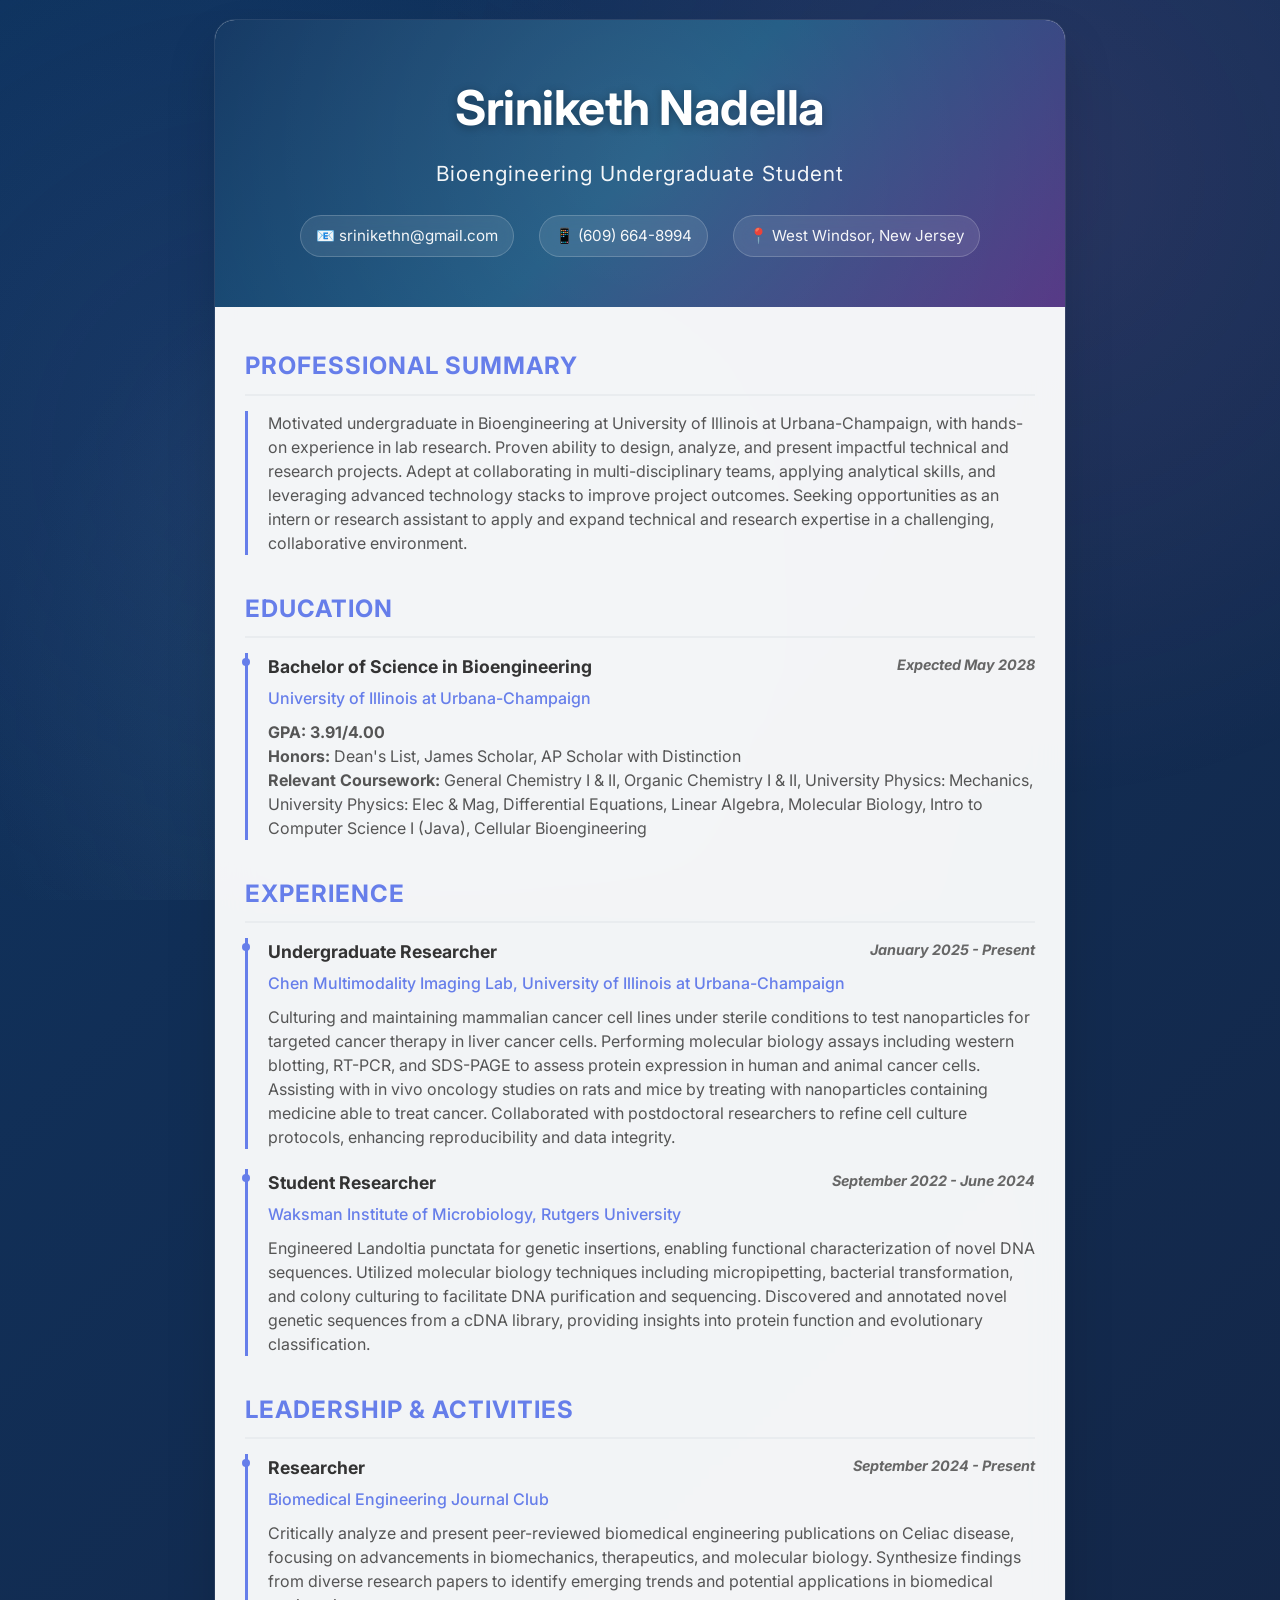
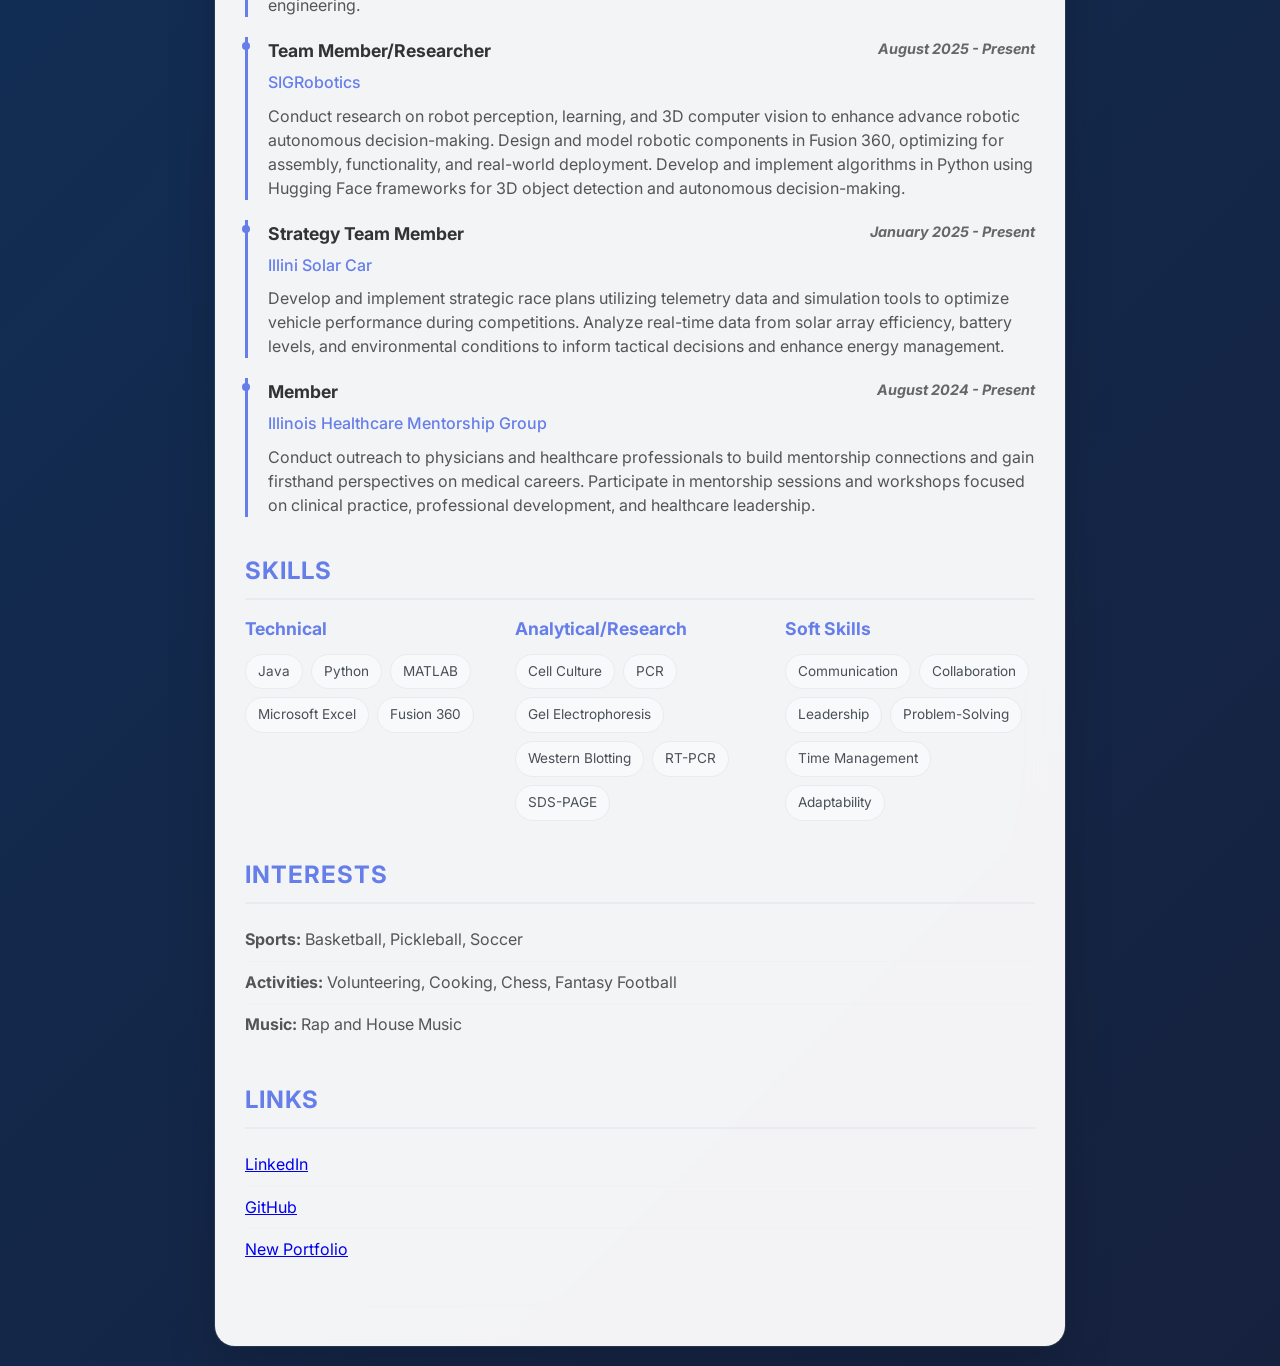
<file: index.html>
<!DOCTYPE html>
<html lang="en">
<head>
    <meta charset="UTF-8">
    <meta name="viewport" content="width=device-width, initial-scale=1.0">
    <title>Sriniketh Nadella - Resume</title>
    <style>
        @import url('https://fonts.googleapis.com/css2?family=Inter:wght@300;400;500;600;700&display=swap');
        
        * {
            margin: 0;
            padding: 0;
            box-sizing: border-box;
        }

        body {
            font-family: 'Inter', sans-serif;
            line-height: 1.6;
            color: #1a1a2e;
            background: linear-gradient(135deg, #0f3460 0%, #16213e 25%, #0f3460 50%, #533483 75%, #16537e 100%);
            background-size: 400% 400%;
            animation: gradientShift 15s ease infinite;
            min-height: 100vh;
            padding: 20px;
            position: relative;
        }

        body::before {
            content: '';
            position: fixed;
            top: 0;
            left: 0;
            width: 100%;
            height: 100%;
            background: 
                radial-gradient(circle at 20% 50%, rgba(120, 119, 198, 0.1) 0%, transparent 50%),
                radial-gradient(circle at 80% 20%, rgba(255, 119, 198, 0.1) 0%, transparent 50%),
                radial-gradient(circle at 40% 80%, rgba(120, 219, 226, 0.1) 0%, transparent 50%);
            pointer-events: none;
            z-index: -1;
        }

        @keyframes gradientShift {
            0% { background-position: 0% 50%; }
            50% { background-position: 100% 50%; }
            100% { background-position: 0% 50%; }
        }

        .resume-container {
            max-width: 850px;
            margin: 0 auto;
            background: rgba(255, 255, 255, 0.95);
            backdrop-filter: blur(20px);
            box-shadow: 
                0 25px 50px rgba(0,0,0,0.15),
                0 0 0 1px rgba(255,255,255,0.1);
            border-radius: 20px;
            overflow: hidden;
            position: relative;
            animation: slideUp 0.8s ease-out;
        }

        @keyframes slideUp {
            from {
                opacity: 0;
                transform: translateY(30px);
            }
            to {
                opacity: 1;
                transform: translateY(0);
            }
        }

        .header {
            background: linear-gradient(135deg, #0f3460 0%, #16537e 50%, #533483 100%);
            color: white;
            padding: 50px 40px;
            text-align: center;
            position: relative;
            overflow: hidden;
        }

        .header::before {
            content: '';
            position: absolute;
            top: -50%;
            left: -50%;
            width: 200%;
            height: 200%;
            background: 
                radial-gradient(circle, rgba(255,255,255,0.1) 0%, transparent 70%);
            animation: rotate 20s linear infinite;
        }

        @keyframes rotate {
            from { transform: rotate(0deg); }
            to { transform: rotate(360deg); }
        }

        .header h1 {
            font-size: 3em;
            margin-bottom: 10px;
            font-weight: 700;
            letter-spacing: -0.5px;
            position: relative;
            z-index: 2;
            text-shadow: 0 2px 10px rgba(0,0,0,0.3);
        }

        .header .subtitle {
            font-size: 1.3em;
            opacity: 0.95;
            margin-bottom: 25px;
            font-weight: 400;
            position: relative;
            z-index: 2;
            letter-spacing: 1px;
        }

        .contact-info {
            display: flex;
            justify-content: center;
            gap: 25px;
            flex-wrap: wrap;
            position: relative;
            z-index: 2;
        }

        .contact-info span {
            font-size: 0.95em;
            opacity: 0.95;
            background: rgba(255,255,255,0.1);
            padding: 8px 15px;
            border-radius: 25px;
            backdrop-filter: blur(10px);
            border: 1px solid rgba(255,255,255,0.2);
            transition: all 0.3s ease;
        }

        .contact-info span:hover {
            transform: translateY(-2px);
            background: rgba(255,255,255,0.2);
            box-shadow: 0 5px 15px rgba(0,0,0,0.2);
        }

        .main-content {
            padding: 40px 30px;
        }

        .section {
            margin-bottom: 35px;
        }

        .section h2 {
            color: #667eea;
            font-size: 1.5em;
            margin-bottom: 15px;
            padding-bottom: 8px;
            border-bottom: 2px solid #e9ecef;
            text-transform: uppercase;
            letter-spacing: 1px;
        }

        .education-item, .experience-item, .project-item {
            margin-bottom: 20px;
            padding-left: 20px;
            border-left: 3px solid #667eea;
            position: relative;
        }

        .education-item::before, .experience-item::before, .project-item::before {
            content: '';
            position: absolute;
            left: -6px;
            top: 5px;
            width: 8px;
            height: 8px;
            background: #667eea;
            border-radius: 50%;
        }

        .item-header {
            display: flex;
            justify-content: space-between;
            align-items: flex-start;
            margin-bottom: 5px;
            flex-wrap: wrap;
        }

        .item-title {
            font-weight: bold;
            color: #333;
            font-size: 1.1em;
        }

        .item-date {
            color: #666;
            font-style: italic;
            font-size: 0.9em;
        }

        .item-subtitle {
            color: #667eea;
            font-weight: 500;
            margin-bottom: 8px;
        }

        .item-description {
            color: #555;
            line-height: 1.5;
        }

        .skills-grid {
            display: grid;
            grid-template-columns: repeat(auto-fit, minmax(200px, 1fr));
            gap: 20px;
        }

        .skill-category h3 {
            color: #667eea;
            margin-bottom: 10px;
            font-size: 1.1em;
        }

        .skill-list {
            display: flex;
            flex-wrap: wrap;
            gap: 8px;
        }

        .skill-tag {
            background: #f8f9fa;
            color: #495057;
            padding: 6px 12px;
            border-radius: 20px;
            font-size: 0.85em;
            border: 1px solid #e9ecef;
        }

        .activities ul {
            list-style: none;
            padding-left: 0;
        }

        .activities li {
            padding: 8px 0;
            border-bottom: 1px solid #f1f1f1;
            color: #555;
        }

        .activities li:last-child {
            border-bottom: none;
        }

        @media (max-width: 768px) {
            .resume-container {
                margin: 10px;
            }
            
            .header {
                padding: 30px 20px;
            }
            
            .header h1 {
                font-size: 2em;
            }
            
            .main-content {
                padding: 30px 20px;
            }
            
            .contact-info {
                flex-direction: column;
                gap: 10px;
            }
            
            .item-header {
                flex-direction: column;
                align-items: flex-start;
            }
        }
    </style>
</head>
<body>
    <div class="resume-container">
        <header class="header">
            <h1>Sriniketh Nadella</h1>
            <div class="subtitle">Bioengineering Undergraduate Student</div>
            <div class="contact-info">
                <span>📧 srinikethn@gmail.com</span>
                <span>📱 (609) 664-8994</span>
                <span>📍 West Windsor, New Jersey</span>
            </div>
        </header>

        <main class="main-content">
            <section class="section">
                <h2>Professional Summary</h2>
                <div class="item-description" style="padding-left: 20px; border-left: 3px solid #667eea; margin-bottom: 20px;">
                    Motivated undergraduate in Bioengineering at University of Illinois at Urbana-Champaign, with hands-on experience in lab research. Proven ability to design, analyze, and present impactful technical and research projects. Adept at collaborating in multi-disciplinary teams, applying analytical skills, and leveraging advanced technology stacks to improve project outcomes. Seeking opportunities as an intern or research assistant to apply and expand technical and research expertise in a challenging, collaborative environment.
                </div>
            </section>

            <section class="section">
                <h2>Education</h2>
                <div class="education-item">
                    <div class="item-header">
                        <div class="item-title">Bachelor of Science in Bioengineering</div>
                        <div class="item-date"><b>Expected May 2028</b></div>
                    </div>
                    <div class="item-subtitle">University of Illinois at Urbana-Champaign</div>
                    <div class="item-description">
                        <b>GPA: 3.91/4.00</b><br>
                        <b>Honors:</b> Dean's List, James Scholar, AP Scholar with Distinction<br>
                        <b>Relevant Coursework:</b> General Chemistry I & II, Organic Chemistry I & II, University Physics: Mechanics, University Physics: Elec & Mag, Differential Equations, Linear Algebra, Molecular Biology, Intro to Computer Science I (Java), Cellular Bioengineering
                    </div>
                </div>
            </section>

            <section class="section">
                <h2>Experience</h2>
                <div class="experience-item">
                    <div class="item-header">
                        <div class="item-title">Undergraduate Researcher</div>
                        <div class="item-date"><b>January 2025 - Present</b></div>
                    </div>
                    <div class="item-subtitle">Chen Multimodality Imaging Lab, University of Illinois at Urbana-Champaign</div>
                    <div class="item-description">
                        Culturing and maintaining mammalian cancer cell lines under sterile conditions to test nanoparticles for targeted cancer therapy in liver cancer cells. Performing molecular biology assays including western blotting, RT-PCR, and SDS-PAGE to assess protein expression in human and animal cancer cells. Assisting with in vivo oncology studies on rats and mice by treating with nanoparticles containing medicine able to treat cancer. Collaborated with postdoctoral researchers to refine cell culture protocols, enhancing reproducibility and data integrity.
                    </div>
                </div>
                
                <div class="experience-item">
                    <div class="item-header">
                        <div class="item-title">Student Researcher</div>
                        <div class="item-date"><b>September 2022 - June 2024</b></div>
                    </div>
                    <div class="item-subtitle">Waksman Institute of Microbiology, Rutgers University</div>
                    <div class="item-description">
                        Engineered Landoltia punctata for genetic insertions, enabling functional characterization of novel DNA sequences. Utilized molecular biology techniques including micropipetting, bacterial transformation, and colony culturing to facilitate DNA purification and sequencing. Discovered and annotated novel genetic sequences from a cDNA library, providing insights into protein function and evolutionary classification.
                    </div>
                </div>
            </section>

            <section class="section">
                <h2>Leadership & Activities</h2>
                <div class="project-item">
                    <div class="item-header">
                        <div class="item-title">Researcher</div>
                        <div class="item-date"><b>September 2024 - Present</b></div>
                    </div>
                    <div class="item-subtitle">Biomedical Engineering Journal Club</div>
                    <div class="item-description">
                        Critically analyze and present peer-reviewed biomedical engineering publications on Celiac disease, focusing on advancements in biomechanics, therapeutics, and molecular biology. Synthesize findings from diverse research papers to identify emerging trends and potential applications in biomedical engineering.
                    </div>
                </div>

                <div class="project-item">
                    <div class="item-header">
                        <div class="item-title">Team Member/Researcher</div>
                        <div class="item-date"><b>August 2025 - Present</b></div>
                    </div>
                    <div class="item-subtitle">SIGRobotics</div>
                    <div class="item-description">
                        Conduct research on robot perception, learning, and 3D computer vision to enhance advance robotic autonomous decision-making. Design and model robotic components in Fusion 360, optimizing for assembly, functionality, and real-world deployment. Develop and implement algorithms in Python using Hugging Face frameworks for 3D object detection and autonomous decision-making.
                    </div>
                </div>

                <div class="project-item">
                    <div class="item-header">
                        <div class="item-title">Strategy Team Member</div>
                        <div class="item-date"><b>January 2025 - Present</b></div>
                    </div>
                    <div class="item-subtitle">Illini Solar Car</div>
                    <div class="item-description">
                        Develop and implement strategic race plans utilizing telemetry data and simulation tools to optimize vehicle performance during competitions. Analyze real-time data from solar array efficiency, battery levels, and environmental conditions to inform tactical decisions and enhance energy management.
                    </div>
                </div>

                <div class="project-item">
                    <div class="item-header">
                        <div class="item-title">Member</div>
                        <div class="item-date"><b>August 2024 - Present</b></div>
                    </div>
                    <div class="item-subtitle">Illinois Healthcare Mentorship Group</div>
                    <div class="item-description">
                        Conduct outreach to physicians and healthcare professionals to build mentorship connections and gain firsthand perspectives on medical careers. Participate in mentorship sessions and workshops focused on clinical practice, professional development, and healthcare leadership.
                    </div>
                </div>
            </section>

            <section class="section">
                <h2>Skills</h2>
                <div class="skills-grid">
                    <div class="skill-category">
                        <h3>Technical</h3>
                        <div class="skill-list">
                            <span class="skill-tag">Java</span>
                            <span class="skill-tag">Python</span>
                            <span class="skill-tag">MATLAB</span>
                            <span class="skill-tag">Microsoft Excel</span>
                            <span class="skill-tag">Fusion 360</span>
                        </div>
                    </div>
                    <div class="skill-category">
                        <h3>Analytical/Research</h3>
                        <div class="skill-list">
                            <span class="skill-tag">Cell Culture</span>
                            <span class="skill-tag">PCR</span>
                            <span class="skill-tag">Gel Electrophoresis</span>
                            <span class="skill-tag">Western Blotting</span>
                            <span class="skill-tag">RT-PCR</span>
                            <span class="skill-tag">SDS-PAGE</span>
                        </div>
                    </div>
                    <div class="skill-category">
                        <h3>Soft Skills</h3>
                        <div class="skill-list">
                            <span class="skill-tag">Communication</span>
                            <span class="skill-tag">Collaboration</span>
                            <span class="skill-tag">Leadership</span>
                            <span class="skill-tag">Problem-Solving</span>
                            <span class="skill-tag">Time Management</span>
                            <span class="skill-tag">Adaptability</span>
                        </div>
                    </div>
                </div>
            </section>

            <section class="section activities">
                <h2>Interests</h2>
                <ul>
                    <li><strong>Sports:</strong> Basketball, Pickleball, Soccer</li>
                    <li><strong>Activities:</strong> Volunteering, Cooking, Chess, Fantasy Football</li>
                    <li><strong>Music:</strong> Rap and House Music</li>
                </ul>
            </section><section class="section activities">
                <h2>Links</h2>
                <ul>
                    <li><a href="https://www.linkedin.com/in/sriniketh-nadella/" target="_blank">LinkedIn</a></li>
                    <li><a href="https://github.com/srinikethn" target="_blank">GitHub</a></li>
                    <li><a href="./index1.html" target="_blank">New Portfolio</a></li>
                </ul>
            </section>
        </main>
    </div>
</body>
</html>
</file>
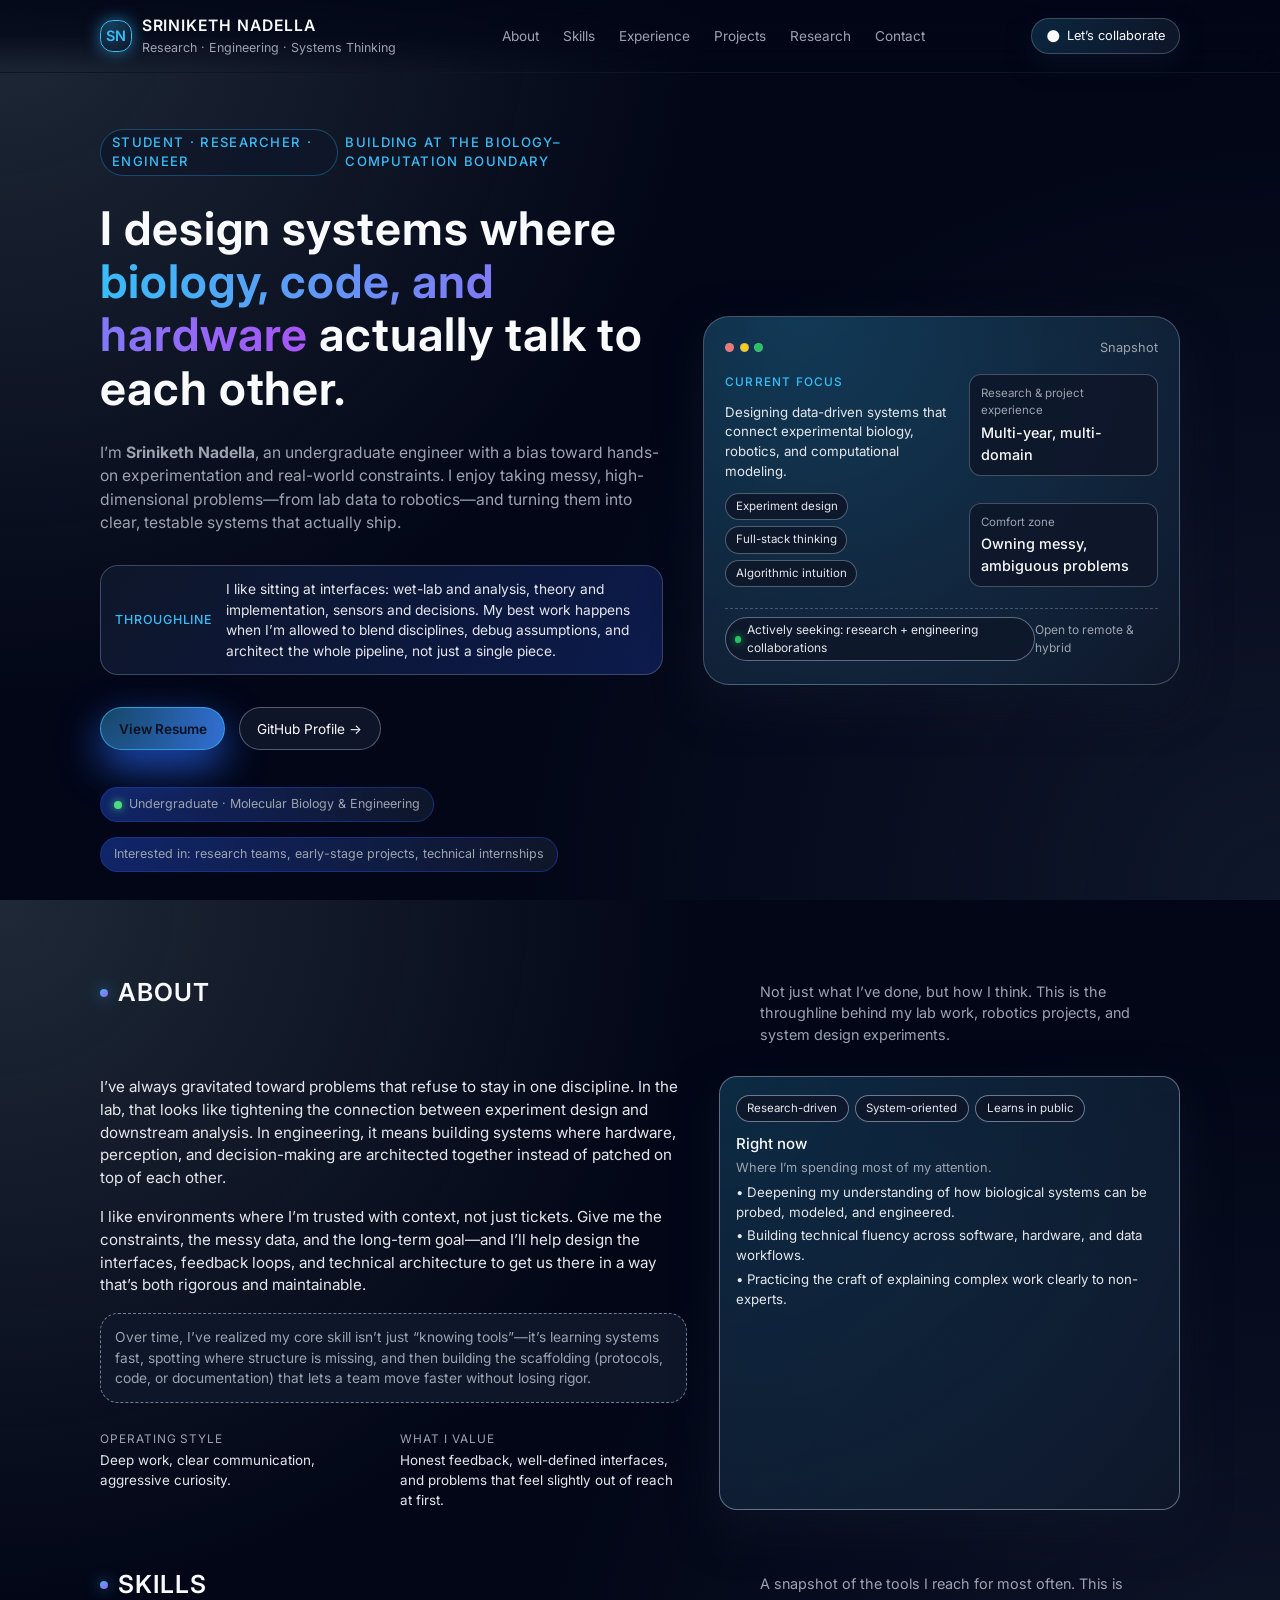
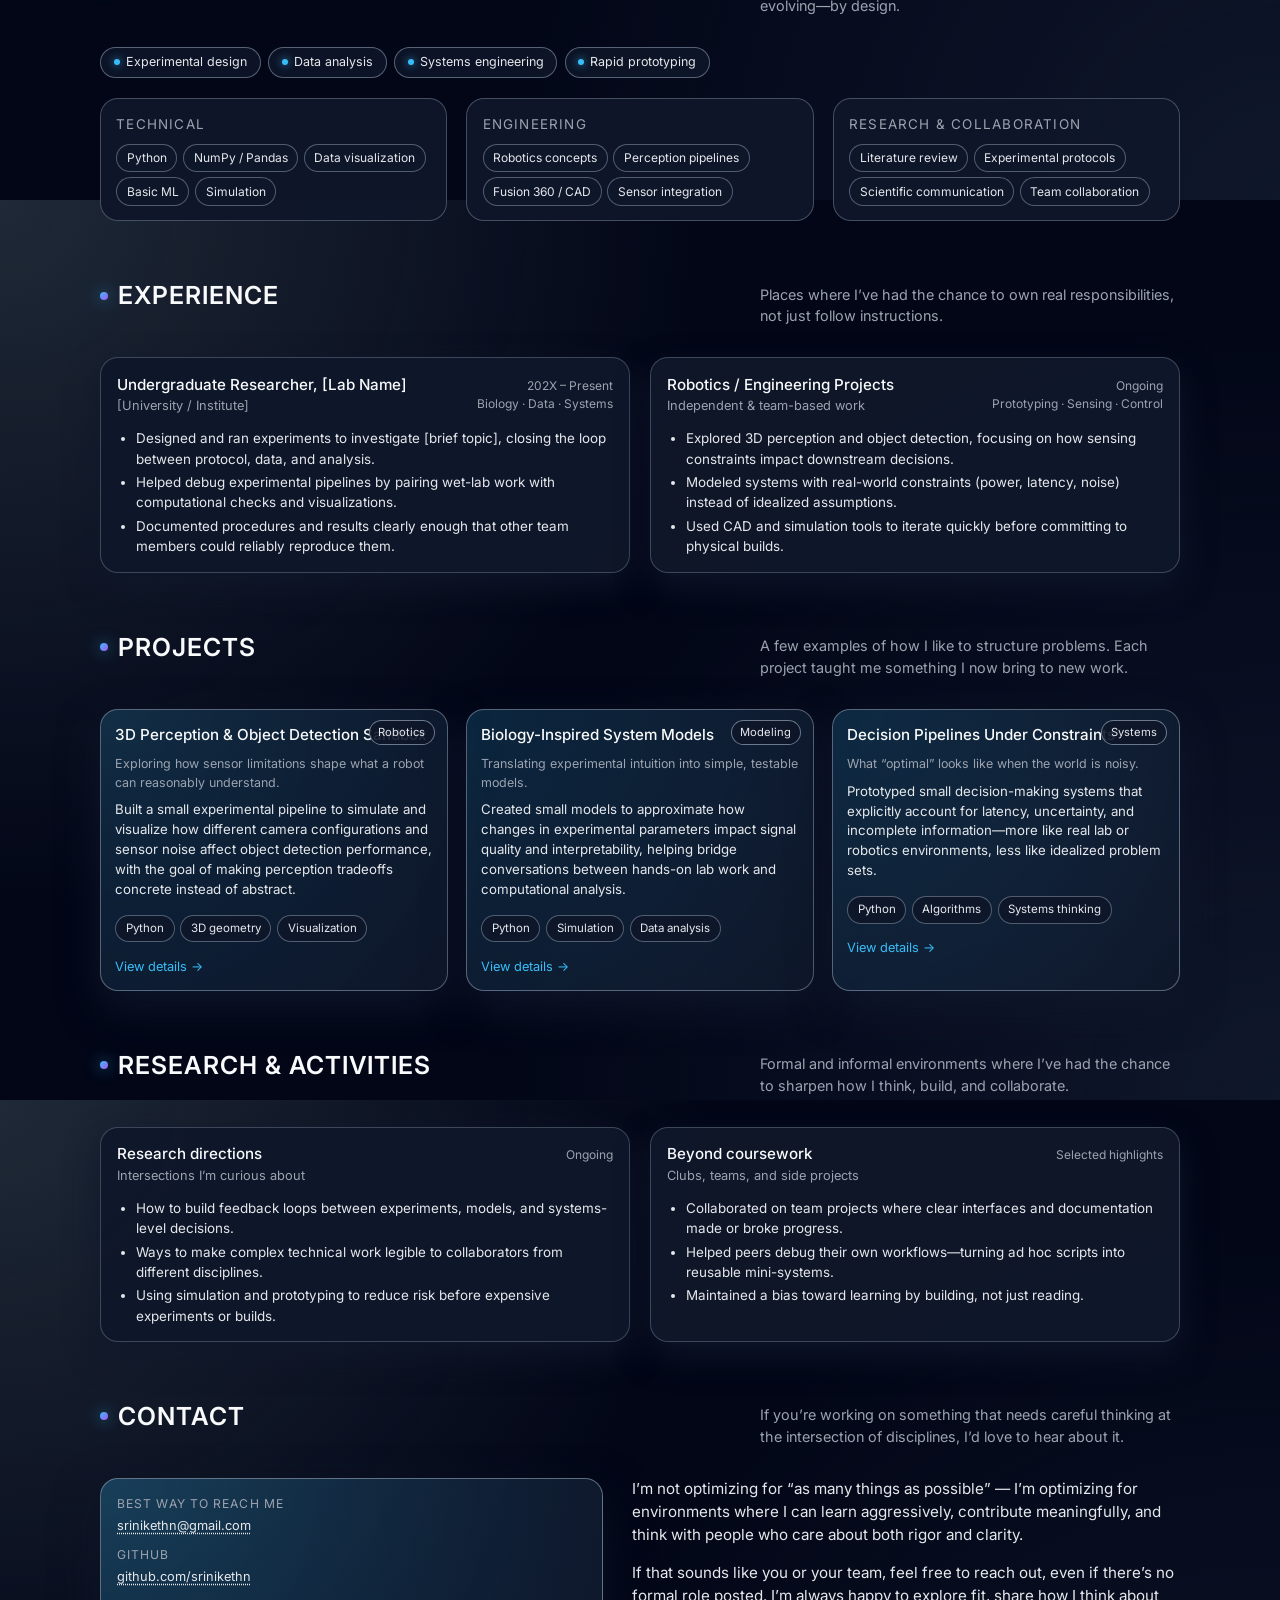
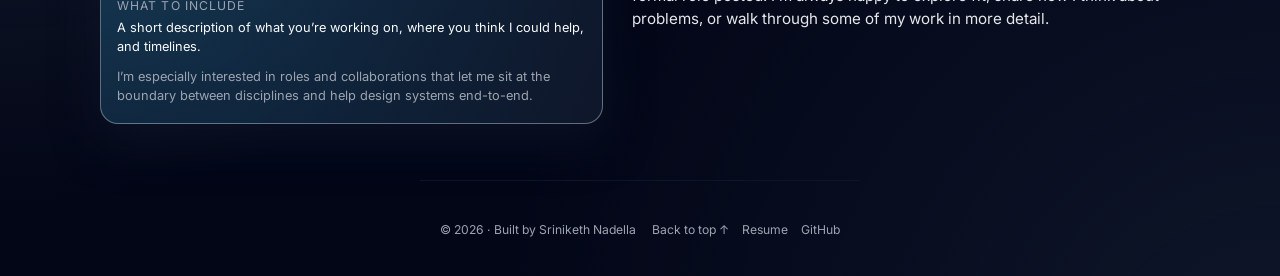
<file: index1.html>
<!DOCTYPE html>
<html lang="en">
<head>
  <meta charset="UTF-8" />
  <title>Sriniketh Nadella | Portfolio</title>
  <meta name="viewport" content="width=device-width, initial-scale=1" />
  <meta name="description" content="Portfolio of Sriniketh Nadella – research, engineering, and projects at the intersection of biology and computation." />

  <!-- Google Fonts -->
  <link href="https://fonts.googleapis.com/css2?family=Inter:wght@300;400;500;600;700&display=swap" rel="stylesheet" />

  <!-- Simple modern CSS reset + base styles -->
  <style>
    :root {
      --bg: #050816;
      --bg-elevated: #0b1020;
      --accent: #38bdf8;
      --accent-soft: rgba(56, 189, 248, 0.1);
      --accent-strong: rgba(56, 189, 248, 0.25);
      --text-main: #f9fafb;
      --text-muted: #9ca3af;
      --border-subtle: rgba(148, 163, 184, 0.35);
      --chip-bg: rgba(15, 23, 42, 0.85);
      --shadow-soft: 0 18px 45px rgba(15, 23, 42, 0.65);
      --radius-lg: 18px;
      --radius-md: 12px;
      --radius-pill: 999px;
      --transition-fast: 150ms ease-out;
      --transition-med: 220ms ease-out;
      --nav-blur: blur(18px);
      --max-width: 1120px;
    }

    * {
      box-sizing: border-box;
      margin: 0;
      padding: 0;
    }

    html, body {
      height: 100%;
      scroll-behavior: smooth;
    }

    body {
      font-family: "Inter", system-ui, -apple-system, BlinkMacSystemFont, sans-serif;
      background:
        radial-gradient(circle at top left, #1f2937 0, transparent 45%),
        radial-gradient(circle at bottom right, #0f172a 0, transparent 50%),
        #020617;
      color: var(--text-main);
      line-height: 1.5;
      -webkit-font-smoothing: antialiased;
    }

    a {
      color: inherit;
      text-decoration: none;
    }

    img {
      max-width: 100%;
      display: block;
    }

    /* Layout */

    .page {
      display: flex;
      flex-direction: column;
      min-height: 100vh;
    }

    .nav {
      position: sticky;
      top: 0;
      z-index: 50;
      backdrop-filter: var(--nav-blur);
      background: linear-gradient(to bottom, rgba(2, 6, 23, 0.9), rgba(2, 6, 23, 0.75), transparent);
      border-bottom: 1px solid rgba(15, 23, 42, 0.9);
    }

    .nav-inner {
      max-width: var(--max-width);
      margin: 0 auto;
      padding: 0.9rem 1.25rem;
      display: flex;
      align-items: center;
      justify-content: space-between;
      gap: 1.5rem;
    }

    .nav-brand {
      display: flex;
      align-items: center;
      gap: 0.6rem;
    }

    .brand-mark {
      width: 32px;
      height: 32px;
      border-radius: 40%;
      border: 1px solid var(--accent);
      box-shadow: 0 0 16px rgba(56, 189, 248, 0.55);
      display: flex;
      align-items: center;
      justify-content: center;
      font-size: 0.9rem;
      font-weight: 600;
      color: var(--accent);
      background: radial-gradient(circle at 30% 0%, rgba(56, 189, 248, 0.3), rgba(15, 23, 42, 0.95));
    }

    .brand-text {
      display: flex;
      flex-direction: column;
      gap: 0.05rem;
    }

    .brand-name {
      font-size: 0.98rem;
      font-weight: 600;
      letter-spacing: 0.06em;
      text-transform: uppercase;
    }

    .brand-tagline {
      font-size: 0.78rem;
      color: var(--text-muted);
    }

    .nav-links {
      display: flex;
      align-items: center;
      gap: 1.1rem;
      font-size: 0.85rem;
    }

    .nav-link {
      padding: 0.28rem 0.2rem;
      color: var(--text-muted);
      position: relative;
      transition: color var(--transition-fast);
    }

    .nav-link::after {
      content: "";
      position: absolute;
      left: 0;
      right: 0;
      bottom: -0.2rem;
      height: 2px;
      border-radius: 999px;
      background: linear-gradient(to right, var(--accent), #a855f7);
      opacity: 0;
      transform: scaleX(0.7);
      transition: opacity var(--transition-fast), transform var(--transition-fast);
    }

    .nav-link:hover {
      color: var(--text-main);
    }

    .nav-link:hover::after {
      opacity: 1;
      transform: scaleX(1);
    }

    .nav-cta {
      display: inline-flex;
      align-items: center;
      gap: 0.35rem;
      padding: 0.3rem 0.9rem;
      border-radius: var(--radius-pill);
      border: 1px solid rgba(148, 163, 184, 0.35);
      font-size: 0.8rem;
      color: var(--text-main);
      background: radial-gradient(circle at top left, rgba(56, 189, 248, 0.18), rgba(15, 23, 42, 0.95));
      box-shadow: 0 10px 25px rgba(15, 23, 42, 0.6);
      transition: transform var(--transition-fast), box-shadow var(--transition-fast), border-color var(--transition-fast), background var(--transition-fast);
    }

    .nav-cta span {
      font-size: 1rem;
    }

    .nav-cta:hover {
      transform: translateY(-1px);
      box-shadow: 0 14px 32px rgba(15, 23, 42, 0.8);
      border-color: var(--accent);
      background: radial-gradient(circle at top left, rgba(56, 189, 248, 0.26), rgba(15, 23, 42, 0.98));
    }

    .main {
      flex: 1;
    }

    .section {
      max-width: var(--max-width);
      margin: 0 auto;
      padding: 3.5rem 1.25rem 0;
    }

    .section-header {
      display: flex;
      align-items: baseline;
      justify-content: space-between;
      margin-bottom: 1.9rem;
      gap: 1.5rem;
    }

    .section-title {
      font-size: 1.55rem;
      font-weight: 600;
      letter-spacing: 0.04em;
      text-transform: uppercase;
      display: inline-flex;
      align-items: center;
      gap: 0.6rem;
    }

    .section-title-dot {
      width: 8px;
      height: 8px;
      border-radius: 999px;
      background: linear-gradient(to bottom right, var(--accent), #a855f7);
      box-shadow: 0 0 15px rgba(56, 189, 248, 0.7);
    }

    .section-subtitle {
      font-size: 0.9rem;
      color: var(--text-muted);
      max-width: 420px;
    }

    /* Hero */

    .hero {
      padding-top: 3.5rem;
      padding-bottom: 2.9rem;
      display: grid;
      grid-template-columns: minmax(0, 1.3fr) minmax(0, 1.1fr);
      gap: 2.5rem;
      align-items: center;
    }

    .hero-left {
      display: flex;
      flex-direction: column;
      gap: 1.6rem;
    }

    .hero-kicker {
      font-size: 0.82rem;
      text-transform: uppercase;
      letter-spacing: 0.1em;
      color: var(--accent);
      font-weight: 500;
      display: inline-flex;
      align-items: center;
      gap: 0.45rem;
    }

    .hero-kicker-pill {
      padding: 0.18rem 0.7rem;
      border-radius: var(--radius-pill);
      border: 1px solid rgba(56, 189, 248, 0.3);
      background: rgba(15, 23, 42, 0.85);
    }

    .hero-title {
      font-size: clamp(2.1rem, 3vw + 1.3rem, 2.9rem);
      font-weight: 650;
      letter-spacing: 0.02em;
      line-height: 1.15;
    }

    .hero-title span {
      background: linear-gradient(to right, #38bdf8, #a855f7);
      -webkit-background-clip: text;
      background-clip: text;
      color: transparent;
    }

    .hero-text {
      font-size: 0.98rem;
      color: var(--text-muted);
      max-width: 560px;
    }

    .hero-highlight {
      padding: 0.8rem 0.9rem;
      margin-top: 0.3rem;
      border-radius: var(--radius-lg);
      border: 1px solid rgba(148, 163, 184, 0.35);
      background: linear-gradient(135deg, rgba(15, 23, 42, 0.95), rgba(30, 64, 175, 0.35));
      font-size: 0.86rem;
      color: #e5e7eb;
      display: flex;
      gap: 0.85rem;
      align-items: center;
    }

    .hero-highlight-label {
      font-weight: 500;
      color: var(--accent);
      font-size: 0.78rem;
      letter-spacing: 0.06em;
      text-transform: uppercase;
      white-space: nowrap;
    }

    .hero-actions {
      display: flex;
      flex-wrap: wrap;
      gap: 0.85rem;
      margin-top: 0.4rem;
    }

    .btn-primary,
    .btn-ghost {
      display: inline-flex;
      align-items: center;
      justify-content: center;
      gap: 0.4rem;
      padding: 0.65rem 1.1rem;
      font-size: 0.85rem;
      border-radius: var(--radius-pill);
      border: 1px solid transparent;
      cursor: pointer;
      transition: transform var(--transition-fast), box-shadow var(--transition-fast), background var(--transition-med), border-color var(--transition-fast), color var(--transition-fast);
      text-decoration: none;
    }

    .btn-primary {
      background: radial-gradient(circle at 0 0, rgba(56, 189, 248, 0.35), rgba(59, 130, 246, 0.85));
      border-color: rgba(56, 189, 248, 0.7);
      color: #0b1120;
      font-weight: 600;
      box-shadow: 0 16px 40px rgba(37, 99, 235, 0.8);
    }

    .btn-primary:hover {
      transform: translateY(-1px);
      box-shadow: 0 18px 46px rgba(37, 99, 235, 0.9);
      background: radial-gradient(circle at 0 0, rgba(56, 189, 248, 0.48), rgba(37, 99, 235, 0.98));
    }

    .btn-ghost {
      background: rgba(15, 23, 42, 0.95);
      border-color: rgba(148, 163, 184, 0.5);
      color: var(--text-main);
    }

    .btn-ghost:hover {
      border-color: var(--accent);
      background: rgba(15, 23, 42, 0.98);
      transform: translateY(-1px);
      box-shadow: 0 10px 26px rgba(15, 23, 42, 0.9);
    }

    .hero-meta {
      display: flex;
      flex-wrap: wrap;
      gap: 0.9rem;
      margin-top: 0.7rem;
      font-size: 0.78rem;
      color: var(--text-muted);
    }

    .hero-meta-item {
      display: inline-flex;
      align-items: center;
      gap: 0.45rem;
      padding: 0.45rem 0.8rem;
      border-radius: var(--radius-pill);
      border: 1px solid rgba(30, 64, 175, 0.55);
      background: radial-gradient(circle at top left, rgba(30, 64, 175, 0.55), rgba(15, 23, 42, 0.96));
    }

    .hero-meta-dot {
      width: 8px;
      height: 8px;
      border-radius: 999px;
      background: #4ade80;
      box-shadow: 0 0 8px rgba(74, 222, 128, 0.9);
    }

    .hero-right {
      position: relative;
      min-height: 260px;
    }

    .hero-panel {
      position: relative;
      height: 100%;
      border-radius: 26px;
      border: 1px solid rgba(148, 163, 184, 0.4);
      background: radial-gradient(circle at 20% 0%, rgba(56, 189, 248, 0.28), rgba(15, 23, 42, 0.98));
      box-shadow: var(--shadow-soft);
      padding: 1.3rem 1.3rem 1.4rem;
      display: flex;
      flex-direction: column;
      gap: 1.1rem;
      overflow: hidden;
    }

    .hero-panel-header {
      display: flex;
      justify-content: space-between;
      align-items: center;
      font-size: 0.8rem;
      color: var(--text-muted);
    }

    .panel-dots {
      display: flex;
      gap: 0.35rem;
    }

    .panel-dot {
      width: 9px;
      height: 9px;
      border-radius: 999px;
      background: rgba(15, 23, 42, 0.8);
      border: 1px solid rgba(148, 163, 184, 0.45);
    }

    .panel-dot:nth-child(1) { background: #f97373; }
    .panel-dot:nth-child(2) { background: #facc15; }
    .panel-dot:nth-child(3) { background: #22c55e; }

    .hero-panel-main {
      display: grid;
      grid-template-columns: minmax(0, 1.2fr) minmax(0, 1fr);
      gap: 1rem;
      align-items: stretch;
    }

    .hero-panel-left {
      font-size: 0.83rem;
      color: #e5e7eb;
      display: flex;
      flex-direction: column;
      gap: 0.65rem;
    }

    .hero-panel-label {
      font-size: 0.74rem;
      letter-spacing: 0.1em;
      text-transform: uppercase;
      color: var(--accent);
      font-weight: 500;
    }

    .hero-panel-pill-row {
      display: flex;
      flex-wrap: wrap;
      gap: 0.4rem;
    }

    .pill {
      padding: 0.25rem 0.6rem;
      border-radius: var(--radius-pill);
      border: 1px solid rgba(148, 163, 184, 0.5);
      background: rgba(15, 23, 42, 0.9);
      font-size: 0.72rem;
      color: #e5e7eb;
    }

    .hero-panel-right {
      display: flex;
      flex-direction: column;
      justify-content: space-between;
      gap: 0.4rem;
      font-size: 0.8rem;
    }

    .hero-stat-card {
      border-radius: var(--radius-md);
      border: 1px solid rgba(148, 163, 184, 0.4);
      background: rgba(15, 23, 42, 0.9);
      padding: 0.6rem 0.7rem;
      display: flex;
      flex-direction: column;
      gap: 0.15rem;
    }

    .hero-stat-label {
      font-size: 0.72rem;
      color: var(--text-muted);
    }

    .hero-stat-value {
      font-size: 0.9rem;
      font-weight: 500;
    }

    .hero-panel-footer {
      display: flex;
      justify-content: space-between;
      align-items: center;
      font-size: 0.75rem;
      color: var(--text-muted);
      margin-top: 0.2rem;
      border-top: 1px dashed rgba(148, 163, 184, 0.4);
      padding-top: 0.5rem;
    }

    .hero-badge {
      display: inline-flex;
      align-items: center;
      gap: 0.35rem;
      padding: 0.2rem 0.55rem;
      border-radius: var(--radius-pill);
      background: rgba(15, 23, 42, 0.85);
      border: 1px solid rgba(148, 163, 184, 0.6);
      color: #e5e7eb;
    }

    .hero-badge-dot {
      width: 7px;
      height: 7px;
      border-radius: 999px;
      background: #22c55e;
      box-shadow: 0 0 9px rgba(34, 197, 94, 0.9);
    }

    /* About */

    .about-grid {
      display: grid;
      grid-template-columns: minmax(0, 1.4fr) minmax(0, 1.1fr);
      gap: 2rem;
    }

    .about-text {
      font-size: 0.95rem;
      color: #e5e7eb;
      display: flex;
      flex-direction: column;
      gap: 1rem;
    }

    .about-highlight {
      padding: 0.8rem 0.9rem;
      border-radius: var(--radius-lg);
      border: 1px dashed rgba(148, 163, 184, 0.75);
      background: rgba(15, 23, 42, 0.96);
      font-size: 0.86rem;
      color: var(--text-muted);
    }

    .about-meta {
      display: grid;
      grid-template-columns: repeat(2, minmax(0, 1fr));
      gap: 0.85rem;
      margin-top: 0.75rem;
    }

    .about-meta-item {
      font-size: 0.84rem;
      color: var(--text-muted);
    }

    .about-meta-label {
      font-size: 0.74rem;
      text-transform: uppercase;
      letter-spacing: 0.08em;
      color: #9ca3af;
    }

    .about-meta-value {
      margin-top: 0.1rem;
      color: #e5e7eb;
    }

    .about-card {
      border-radius: var(--radius-lg);
      padding: 1.1rem 1rem;
      border: 1px solid rgba(148, 163, 184, 0.6);
      background: radial-gradient(circle at top left, rgba(56, 189, 248, 0.2), rgba(15, 23, 42, 0.97));
      box-shadow: var(--shadow-soft);
      display: flex;
      flex-direction: column;
      gap: 0.7rem;
    }

    .about-badge-row {
      display: flex;
      flex-wrap: wrap;
      gap: 0.4rem;
      font-size: 0.72rem;
    }

    .badge-soft {
      padding: 0.26rem 0.65rem;
      border-radius: var(--radius-pill);
      border: 1px solid rgba(148, 163, 184, 0.7);
      background: rgba(15, 23, 42, 0.9);
      color: #e5e7eb;
    }

    .about-card-title {
      font-size: 0.94rem;
      font-weight: 500;
      margin-bottom: 0.15rem;
    }

    .about-card-subtitle {
      font-size: 0.8rem;
      color: var(--text-muted);
    }

    .about-card-list {
      margin-top: 0.35rem;
      font-size: 0.83rem;
      color: #e5e7eb;
      display: grid;
      gap: 0.22rem;
    }

    /* Skills */

    .chips {
      display: flex;
      flex-wrap: wrap;
      gap: 0.45rem;
    }

    .chip {
      padding: 0.32rem 0.8rem;
      border-radius: var(--radius-pill);
      background: var(--chip-bg);
      border: 1px solid rgba(148, 163, 184, 0.55);
      font-size: 0.78rem;
      color: #e5e7eb;
      display: inline-flex;
      align-items: center;
      gap: 0.38rem;
    }

    .chip-dot {
      width: 6px;
      height: 6px;
      border-radius: 999px;
      background: var(--accent);
      box-shadow: 0 0 9px rgba(56, 189, 248, 0.9);
    }

    .skills-grid {
      display: grid;
      grid-template-columns: repeat(3, minmax(0, 1fr));
      gap: 1.2rem;
    }

    .skills-group {
      padding: 0.9rem 0.95rem;
      border-radius: var(--radius-lg);
      border: 1px solid rgba(148, 163, 184, 0.4);
      background: rgba(15, 23, 42, 0.95);
      font-size: 0.85rem;
      display: flex;
      flex-direction: column;
      gap: 0.6rem;
    }

    .skills-group-title {
      font-size: 0.84rem;
      text-transform: uppercase;
      letter-spacing: 0.09em;
      color: var(--text-muted);
    }

    .skills-tags {
      display: flex;
      flex-wrap: wrap;
      gap: 0.35rem;
    }

    .skills-tag {
      padding: 0.26rem 0.6rem;
      border-radius: var(--radius-pill);
      background: rgba(15, 23, 42, 0.85);
      border: 1px solid rgba(148, 163, 184, 0.5);
      font-size: 0.75rem;
      color: #e5e7eb;
    }

    /* Cards (Experience, Research, Activities) */

    .card-grid-2 {
      display: grid;
      grid-template-columns: repeat(2, minmax(0, 1fr));
      gap: 1.2rem;
    }

    .card {
      border-radius: var(--radius-lg);
      border: 1px solid var(--border-subtle);
      background: rgba(15, 23, 42, 0.96);
      padding: 0.95rem 1rem;
      box-shadow: 0 14px 32px rgba(15, 23, 42, 0.85);
      display: flex;
      flex-direction: column;
      gap: 0.5rem;
      font-size: 0.88rem;
    }

    .card-header {
      display: flex;
      justify-content: space-between;
      align-items: baseline;
      gap: 0.5rem;
    }

    .card-title {
      font-weight: 500;
      font-size: 0.95rem;
    }

    .card-meta {
      font-size: 0.75rem;
      color: var(--text-muted);
      text-align: right;
    }

    .card-location {
      font-size: 0.8rem;
      color: var(--text-muted);
    }

    .card-body {
      font-size: 0.84rem;
      color: #e5e7eb;
    }

    .card-list {
      margin-top: 0.3rem;
      padding-left: 1rem;
      display: grid;
      gap: 0.22rem;
    }

    .card-list li {
      margin-left: 0.2rem;
    }

    /* Projects */

    .project-grid {
      display: grid;
      grid-template-columns: repeat(3, minmax(0, 1fr));
      gap: 1.1rem;
    }

    .project-card {
      border-radius: var(--radius-lg);
      border: 1px solid rgba(148, 163, 184, 0.55);
      background: radial-gradient(circle at top left, rgba(56, 189, 248, 0.18), rgba(15, 23, 42, 0.98));
      padding: 0.9rem 0.9rem 0.85rem;
      display: flex;
      flex-direction: column;
      gap: 0.5rem;
      font-size: 0.85rem;
      box-shadow: 0 16px 40px rgba(15, 23, 42, 0.9);
      transition: transform var(--transition-fast), box-shadow var(--transition-fast), border-color var(--transition-fast), background var(--transition-med);
      position: relative;
      overflow: hidden;
    }

    .project-card:hover {
      transform: translateY(-3px);
      box-shadow: 0 22px 50px rgba(15, 23, 42, 0.98);
      border-color: var(--accent);
      background: radial-gradient(circle at top left, rgba(56, 189, 248, 0.28), rgba(15, 23, 42, 0.98));
    }

    .project-tag {
      position: absolute;
      top: 0.65rem;
      right: 0.75rem;
      padding: 0.2rem 0.55rem;
      border-radius: var(--radius-pill);
      font-size: 0.7rem;
      background: rgba(15, 23, 42, 0.9);
      border: 1px solid rgba(148, 163, 184, 0.7);
      color: #e5e7eb;
    }

    .project-title {
      font-size: 0.95rem;
      font-weight: 500;
    }

    .project-meta {
      font-size: 0.78rem;
      color: var(--text-muted);
    }

    .project-body {
      font-size: 0.83rem;
      color: #e5e7eb;
    }

    .project-tech {
      margin-top: 0.45rem;
      display: flex;
      flex-wrap: wrap;
      gap: 0.35rem;
      font-size: 0.72rem;
    }

    .project-link {
      margin-top: 0.4rem;
      font-size: 0.8rem;
      color: var(--accent);
      display: inline-flex;
      align-items: center;
      gap: 0.25rem;
    }

    /* Contact */

    .contact-layout {
      display: grid;
      grid-template-columns: minmax(0, 1.1fr) minmax(0, 1.2fr);
      gap: 1.8rem;
      align-items: flex-start;
    }

    .contact-card {
      border-radius: var(--radius-lg);
      border: 1px solid rgba(148, 163, 184, 0.6);
      background: radial-gradient(circle at top left, rgba(56, 189, 248, 0.25), rgba(15, 23, 42, 0.98));
      padding: 1rem 1rem 1.1rem;
      box-shadow: var(--shadow-soft);
      font-size: 0.88rem;
      display: flex;
      flex-direction: column;
      gap: 0.7rem;
    }

    .contact-row {
      display: flex;
      flex-direction: column;
      gap: 0.15rem;
      font-size: 0.8rem;
    }

    .contact-label {
      font-size: 0.76rem;
      text-transform: uppercase;
      letter-spacing: 0.09em;
      color: var(--text-muted);
    }

    .contact-value a {
      color: #e5e7eb;
      text-decoration: underline;
      text-decoration-style: dotted;
      text-underline-offset: 3px;
    }

    .contact-value a:hover {
      color: var(--accent);
    }

    .contact-note {
      font-size: 0.8rem;
      color: var(--text-muted);
    }

    .footer {
      max-width: var(--max-width);
      margin: 0 auto;
      padding: 2.5rem 1.25rem 2.3rem;
      font-size: 0.76rem;
      color: var(--text-muted);
      display: flex;
      justify-content: space-between;
      gap: 1rem;
      border-top: 1px solid rgba(15, 23, 42, 0.9);
      margin-top: 3.5rem;
    }

    .footer-links {
      display: flex;
      flex-wrap: wrap;
      gap: 0.8rem;
    }

    .footer a {
      color: var(--text-muted);
    }

    .footer a:hover {
      color: var(--accent);
    }

    /* Responsive */

    @media (max-width: 900px) {
      .hero {
        grid-template-columns: minmax(0, 1fr);
      }

      .hero-right {
        order: -1;
      }

      .about-grid {
        grid-template-columns: minmax(0, 1fr);
      }

      .skills-grid,
      .card-grid-2,
      .project-grid,
      .contact-layout {
        grid-template-columns: minmax(0, 1fr);
      }

      .section {
        padding-top: 3rem;
      }

      .footer {
        flex-direction: column;
      }
    }

    @media (max-width: 640px) {
      .nav-inner {
        padding: 0.7rem 1rem;
      }

      .nav-links {
        display: none;
      }

      .hero {
        padding-top: 2.8rem;
      }

      .hero-title {
        font-size: 2.1rem;
      }

      .section-header {
        flex-direction: column;
        align-items: flex-start;
        gap: 0.6rem;
      }
    }
  </style>
</head>
<body>
<div class="page">
  <!-- Nav -->
  <header class="nav">
    <div class="nav-inner">
      <div class="nav-brand">
        <div class="brand-mark">SN</div>
        <div class="brand-text">
          <div class="brand-name">Sriniketh Nadella</div>
          <div class="brand-tagline">Research · Engineering · Systems Thinking</div>
        </div>
      </div>
      <nav class="nav-links">
        <a href="#about" class="nav-link">About</a>
        <a href="#skills" class="nav-link">Skills</a>
        <a href="#experience" class="nav-link">Experience</a>
        <a href="#projects" class="nav-link">Projects</a>
        <a href="#research" class="nav-link">Research</a>
        <a href="#contact" class="nav-link">Contact</a>
      </nav>
      <a href="#contact" class="nav-cta">
        <span>●</span> Let’s collaborate
      </a>
    </div>
  </header>

  <main class="main">
    <!-- Hero -->
    <section class="section hero" id="top">
      <div class="hero-left">
        <div class="hero-kicker">
          <span class="hero-kicker-pill">Student · Researcher · Engineer</span>
          <span>Building at the biology–computation boundary</span>
        </div>
        <h1 class="hero-title">
          I design systems where <span>biology, code, and hardware</span> actually talk to each other.
        </h1>
        <p class="hero-text">
          I’m <strong>Sriniketh Nadella</strong>, an undergraduate engineer with a bias toward
          hands-on experimentation and real-world constraints. I enjoy taking messy,
          high-dimensional problems—from lab data to robotics—and turning them into
          clear, testable systems that actually ship.
        </p>
        <div class="hero-highlight">
          <div class="hero-highlight-label">Throughline</div>
          <div>
            I like sitting at interfaces: wet-lab and analysis, theory and implementation, sensors
            and decisions. My best work happens when I’m allowed to blend disciplines,
            debug assumptions, and architect the whole pipeline, not just a single piece.
          </div>
        </div>
        <div class="hero-actions">
          <!-- TODO: Replace with your real resume link -->
          <a href="resume.pdf" class="btn-primary" target="_blank" rel="noreferrer">
            View Resume
          </a>
          <!-- TODO: Replace with your GitHub -->
          <a href="https://github.com/srinikethn" class="btn-ghost" target="_blank" rel="noreferrer">
            GitHub Profile →
          </a>
        </div>
        <div class="hero-meta">
          <div class="hero-meta-item">
            <div class="hero-meta-dot"></div>
            <!-- TODO: Adjust school/major as needed -->
            <span>Undergraduate · Molecular Biology & Engineering</span>
          </div>
          <div class="hero-meta-item">
            <span>Interested in: research teams, early-stage projects, technical internships</span>
          </div>
        </div>
      </div>

      <div class="hero-right">
        <div class="hero-panel">
          <div class="hero-panel-header">
            <div class="panel-dots">
              <div class="panel-dot"></div>
              <div class="panel-dot"></div>
              <div class="panel-dot"></div>
            </div>
            <span>Snapshot</span>
          </div>
          <div class="hero-panel-main">
            <div class="hero-panel-left">
              <div class="hero-panel-label">Current focus</div>
              <div>
                <!-- TODO: Customize to match your real current focus -->
                Designing data-driven systems that connect experimental biology, robotics,
                and computational modeling.
              </div>
              <div class="hero-panel-pill-row">
                <span class="pill">Experiment design</span>
                <span class="pill">Full-stack thinking</span>
                <span class="pill">Algorithmic intuition</span>
              </div>
            </div>
            <div class="hero-panel-right">
              <div class="hero-stat-card">
                <div class="hero-stat-label">Research & project experience</div>
                <div class="hero-stat-value">Multi-year, multi-domain</div>
              </div>
              <div class="hero-stat-card">
                <div class="hero-stat-label">Comfort zone</div>
                <div class="hero-stat-value">Owning messy, ambiguous problems</div>
              </div>
            </div>
          </div>
          <div class="hero-panel-footer">
            <div class="hero-badge">
              <span class="hero-badge-dot"></span>
              <span>Actively seeking: research + engineering collaborations</span>
            </div>
            <span>Open to remote & hybrid</span>
          </div>
        </div>
      </div>
    </section>

    <!-- About -->
    <section class="section" id="about">
      <div class="section-header">
        <h2 class="section-title">
          <span class="section-title-dot"></span> About
        </h2>
        <p class="section-subtitle">
          Not just what I’ve done, but how I think. This is the throughline behind my
          lab work, robotics projects, and system design experiments.
        </p>
      </div>

      <div class="about-grid">
        <div class="about-text">
          <p>
            I’ve always gravitated toward problems that refuse to stay in one discipline.
            In the lab, that looks like tightening the connection between experiment design
            and downstream analysis. In engineering, it means building systems where hardware,
            perception, and decision-making are architected together instead of patched on top
            of each other.
          </p>
          <p>
            I like environments where I’m trusted with context, not just tickets. Give me
            the constraints, the messy data, and the long-term goal—and I’ll help design
            the interfaces, feedback loops, and technical architecture to get us there in
            a way that’s both rigorous and maintainable.
          </p>
          <div class="about-highlight">
            Over time, I’ve realized my core skill isn’t just “knowing tools”—it’s learning
            systems fast, spotting where structure is missing, and then building the
            scaffolding (protocols, code, or documentation) that lets a team move faster
            without losing rigor.
          </div>
          <div class="about-meta">
            <div class="about-meta-item">
              <div class="about-meta-label">Operating style</div>
              <div class="about-meta-value">
                Deep work, clear communication, aggressive curiosity.
              </div>
            </div>
            <div class="about-meta-item">
              <div class="about-meta-label">What I value</div>
              <div class="about-meta-value">
                Honest feedback, well-defined interfaces, and problems that feel slightly
                out of reach at first.
              </div>
            </div>
          </div>
        </div>

        <aside class="about-card">
          <div class="about-badge-row">
            <span class="badge-soft">Research-driven</span>
            <span class="badge-soft">System-oriented</span>
            <span class="badge-soft">Learns in public</span>
          </div>
          <div>
            <h3 class="about-card-title">Right now</h3>
            <p class="about-card-subtitle">
              Where I’m spending most of my attention.
            </p>
            <div class="about-card-list">
              <span>• Deepening my understanding of how biological systems can be probed, modeled, and engineered.</span>
              <span>• Building technical fluency across software, hardware, and data workflows.</span>
              <span>• Practicing the craft of explaining complex work clearly to non-experts.</span>
            </div>
          </div>
        </aside>
      </div>
    </section>

    <!-- Skills -->
    <section class="section" id="skills">
      <div class="section-header">
        <h2 class="section-title">
          <span class="section-title-dot"></span> Skills
        </h2>
        <p class="section-subtitle">
          A snapshot of the tools I reach for most often. This is evolving—by design.
        </p>
      </div>

      <div class="chips" style="margin-bottom: 1.3rem;">
        <span class="chip"><span class="chip-dot"></span> Experimental design</span>
        <span class="chip"><span class="chip-dot"></span> Data analysis</span>
        <span class="chip"><span class="chip-dot"></span> Systems engineering</span>
        <span class="chip"><span class="chip-dot"></span> Rapid prototyping</span>
      </div>

      <div class="skills-grid">
        <div class="skills-group">
          <div class="skills-group-title">Technical</div>
          <div class="skills-tags">
            <!-- TODO: Customize tech stack -->
            <span class="skills-tag">Python</span>
            <span class="skills-tag">NumPy / Pandas</span>
            <span class="skills-tag">Data visualization</span>
            <span class="skills-tag">Basic ML</span>
            <span class="skills-tag">Simulation</span>
          </div>
        </div>
        <div class="skills-group">
          <div class="skills-group-title">Engineering</div>
          <div class="skills-tags">
            <span class="skills-tag">Robotics concepts</span>
            <span class="skills-tag">Perception pipelines</span>
            <span class="skills-tag">Fusion 360 / CAD</span>
            <span class="skills-tag">Sensor integration</span>
          </div>
        </div>
        <div class="skills-group">
          <div class="skills-group-title">Research & collaboration</div>
          <div class="skills-tags">
            <span class="skills-tag">Literature review</span>
            <span class="skills-tag">Experimental protocols</span>
            <span class="skills-tag">Scientific communication</span>
            <span class="skills-tag">Team collaboration</span>
          </div>
        </div>
      </div>
    </section>

    <!-- Experience -->
    <section class="section" id="experience">
      <div class="section-header">
        <h2 class="section-title">
          <span class="section-title-dot"></span> Experience
        </h2>
        <p class="section-subtitle">
          Places where I’ve had the chance to own real responsibilities, not just follow instructions.
        </p>
      </div>

      <div class="card-grid-2">
        <!-- TODO: Replace with your real experiences -->
        <article class="card">
          <div class="card-header">
            <div>
              <h3 class="card-title">Undergraduate Researcher, [Lab Name]</h3>
              <div class="card-location">[University / Institute]</div>
            </div>
            <div class="card-meta">
              <div>202X – Present</div>
              <div>Biology · Data · Systems</div>
            </div>
          </div>
          <div class="card-body">
            <ul class="card-list">
              <li>Designed and ran experiments to investigate [brief topic], closing the loop between protocol, data, and analysis.</li>
              <li>Helped debug experimental pipelines by pairing wet-lab work with computational checks and visualizations.</li>
              <li>Documented procedures and results clearly enough that other team members could reliably reproduce them.</li>
            </ul>
          </div>
        </article>

        <article class="card">
          <div class="card-header">
            <div>
              <h3 class="card-title">Robotics / Engineering Projects</h3>
              <div class="card-location">Independent & team-based work</div>
            </div>
            <div class="card-meta">
              <div>Ongoing</div>
              <div>Prototyping · Sensing · Control</div>
            </div>
          </div>
          <div class="card-body">
            <ul class="card-list">
              <li>Explored 3D perception and object detection, focusing on how sensing constraints impact downstream decisions.</li>
              <li>Modeled systems with real-world constraints (power, latency, noise) instead of idealized assumptions.</li>
              <li>Used CAD and simulation tools to iterate quickly before committing to physical builds.</li>
            </ul>
          </div>
        </article>
      </div>
    </section>

    <!-- Projects -->
    <section class="section" id="projects">
      <div class="section-header">
        <h2 class="section-title">
          <span class="section-title-dot"></span> Projects
        </h2>
        <p class="section-subtitle">
          A few examples of how I like to structure problems. Each project taught me something I now bring to new work.
        </p>
      </div>

      <div class="project-grid">
        <!-- PROJECT CARD 1 -->
        <article class="project-card">
          <span class="project-tag">Robotics</span>
          <h3 class="project-title">3D Perception & Object Detection Sandbox</h3>
          <div class="project-meta">Exploring how sensor limitations shape what a robot can reasonably understand.</div>
          <p class="project-body">
            Built a small experimental pipeline to simulate and visualize how different camera configurations and sensor noise
            affect object detection performance, with the goal of making perception tradeoffs concrete instead of abstract.
          </p>
          <div class="project-tech">
            <span class="pill">Python</span>
            <span class="pill">3D geometry</span>
            <span class="pill">Visualization</span>
          </div>
          <!-- TODO: Replace with actual repo link -->
          <a href="https://github.com/srinikethn" class="project-link" target="_blank" rel="noreferrer">
            View details →
          </a>
        </article>

        <!-- PROJECT CARD 2 -->
        <article class="project-card">
          <span class="project-tag">Modeling</span>
          <h3 class="project-title">Biology-Inspired System Models</h3>
          <div class="project-meta">Translating experimental intuition into simple, testable models.</div>
          <p class="project-body">
            Created small models to approximate how changes in experimental parameters impact signal quality and interpretability,
            helping bridge conversations between hands-on lab work and computational analysis.
          </p>
          <div class="project-tech">
            <span class="pill">Python</span>
            <span class="pill">Simulation</span>
            <span class="pill">Data analysis</span>
          </div>
          <!-- TODO: Replace with actual repo link -->
          <a href="https://github.com/srinikethn" class="project-link" target="_blank" rel="noreferrer">
            View details →
          </a>
        </article>

        <!-- PROJECT CARD 3 -->
        <article class="project-card">
          <span class="project-tag">Systems</span>
          <h3 class="project-title">Decision Pipelines Under Constraints</h3>
          <div class="project-meta">What “optimal” looks like when the world is noisy.</div>
          <p class="project-body">
            Prototyped small decision-making systems that explicitly account for latency, uncertainty, and incomplete
            information—more like real lab or robotics environments, less like idealized problem sets.
          </p>
          <div class="project-tech">
            <span class="pill">Python</span>
            <span class="pill">Algorithms</span>
            <span class="pill">Systems thinking</span>
          </div>
          <!-- TODO: Replace with actual repo link -->
          <a href="https://github.com/srinikethn" class="project-link" target="_blank" rel="noreferrer">
            View details →
          </a>
        </article>
      </div>
    </section>

    <!-- Research / Activities -->
    <section class="section" id="research">
      <div class="section-header">
        <h2 class="section-title">
          <span class="section-title-dot"></span> Research & Activities
        </h2>
        <p class="section-subtitle">
          Formal and informal environments where I’ve had the chance to sharpen how I think, build, and collaborate.
        </p>
      </div>

      <div class="card-grid-2">
        <article class="card">
          <div class="card-header">
            <div>
              <h3 class="card-title">Research directions</h3>
              <div class="card-location">Intersections I’m curious about</div>
            </div>
            <div class="card-meta">
              <div>Ongoing</div>
            </div>
          </div>
          <div class="card-body">
            <ul class="card-list">
              <li>How to build feedback loops between experiments, models, and systems-level decisions.</li>
              <li>Ways to make complex technical work legible to collaborators from different disciplines.</li>
              <li>Using simulation and prototyping to reduce risk before expensive experiments or builds.</li>
            </ul>
          </div>
        </article>

        <article class="card">
          <div class="card-header">
            <div>
              <h3 class="card-title">Beyond coursework</h3>
              <div class="card-location">Clubs, teams, and side projects</div>
            </div>
            <div class="card-meta">
              <div>Selected highlights</div>
            </div>
          </div>
          <div class="card-body">
            <ul class="card-list">
              <li>Collaborated on team projects where clear interfaces and documentation made or broke progress.</li>
              <li>Helped peers debug their own workflows—turning ad hoc scripts into reusable mini-systems.</li>
              <li>Maintained a bias toward learning by building, not just reading.</li>
            </ul>
          </div>
        </article>
      </div>
    </section>

    <!-- Contact -->
    <section class="section" id="contact">
      <div class="section-header">
        <h2 class="section-title">
          <span class="section-title-dot"></span> Contact
        </h2>
        <p class="section-subtitle">
          If you’re working on something that needs careful thinking at the intersection of disciplines, I’d love to hear about it.
        </p>
      </div>

      <div class="contact-layout">
        <div class="contact-card">
          <div class="contact-row">
            <div class="contact-label">Best way to reach me</div>
            <div class="contact-value">
              <!-- TODO: Replace with your actual email -->
              <a href="mailto:srinikethn@gmail.com">srinikethn@gmail.com</a>
            </div>
          </div>
          <div class="contact-row">
            <div class="contact-label">GitHub</div>
            <div class="contact-value">
              <a href="https://github.com/srinikethn" target="_blank" rel="noreferrer">
                github.com/srinikethn
              </a>
            </div>
          </div>
          <!-- TODO: Add LinkedIn if applicable -->
          <div class="contact-row">
            <div class="contact-label">What to include</div>
            <div class="contact-value">
              A short description of what you’re working on, where you think I could help, and timelines.
            </div>
          </div>
          <p class="contact-note">
            I’m especially interested in roles and collaborations that let me sit at the boundary between
            disciplines and help design systems end-to-end.
          </p>
        </div>

        <div class="about-text">
          <p>
            I’m not optimizing for “as many things as possible” — I’m optimizing for environments where I can
            learn aggressively, contribute meaningfully, and think with people who care about both rigor and clarity.
          </p>
          <p>
            If that sounds like you or your team, feel free to reach out, even if there’s no formal role posted.
            I’m always happy to explore fit, share how I think about problems, or walk through some of my work in more detail.
          </p>
        </div>
      </div>
    </section>
  </main>

  <footer class="footer">
    <div>© <span id="year"></span> · Built by Sriniketh Nadella</div>
    <div class="footer-links">
      <a href="#top">Back to top ↑</a>
      <!-- TODO: Replace with real links -->
      <a href="resume.pdf" target="_blank" rel="noreferrer">Resume</a>
      <a href="https://github.com/srinikethn" target="_blank" rel="noreferrer">GitHub</a>
    </div>
  </footer>
</div>

<script>
  // Auto-update year
  document.getElementById("year").textContent = new Date().getFullYear();
</script>
</body>
</html>
</file>
